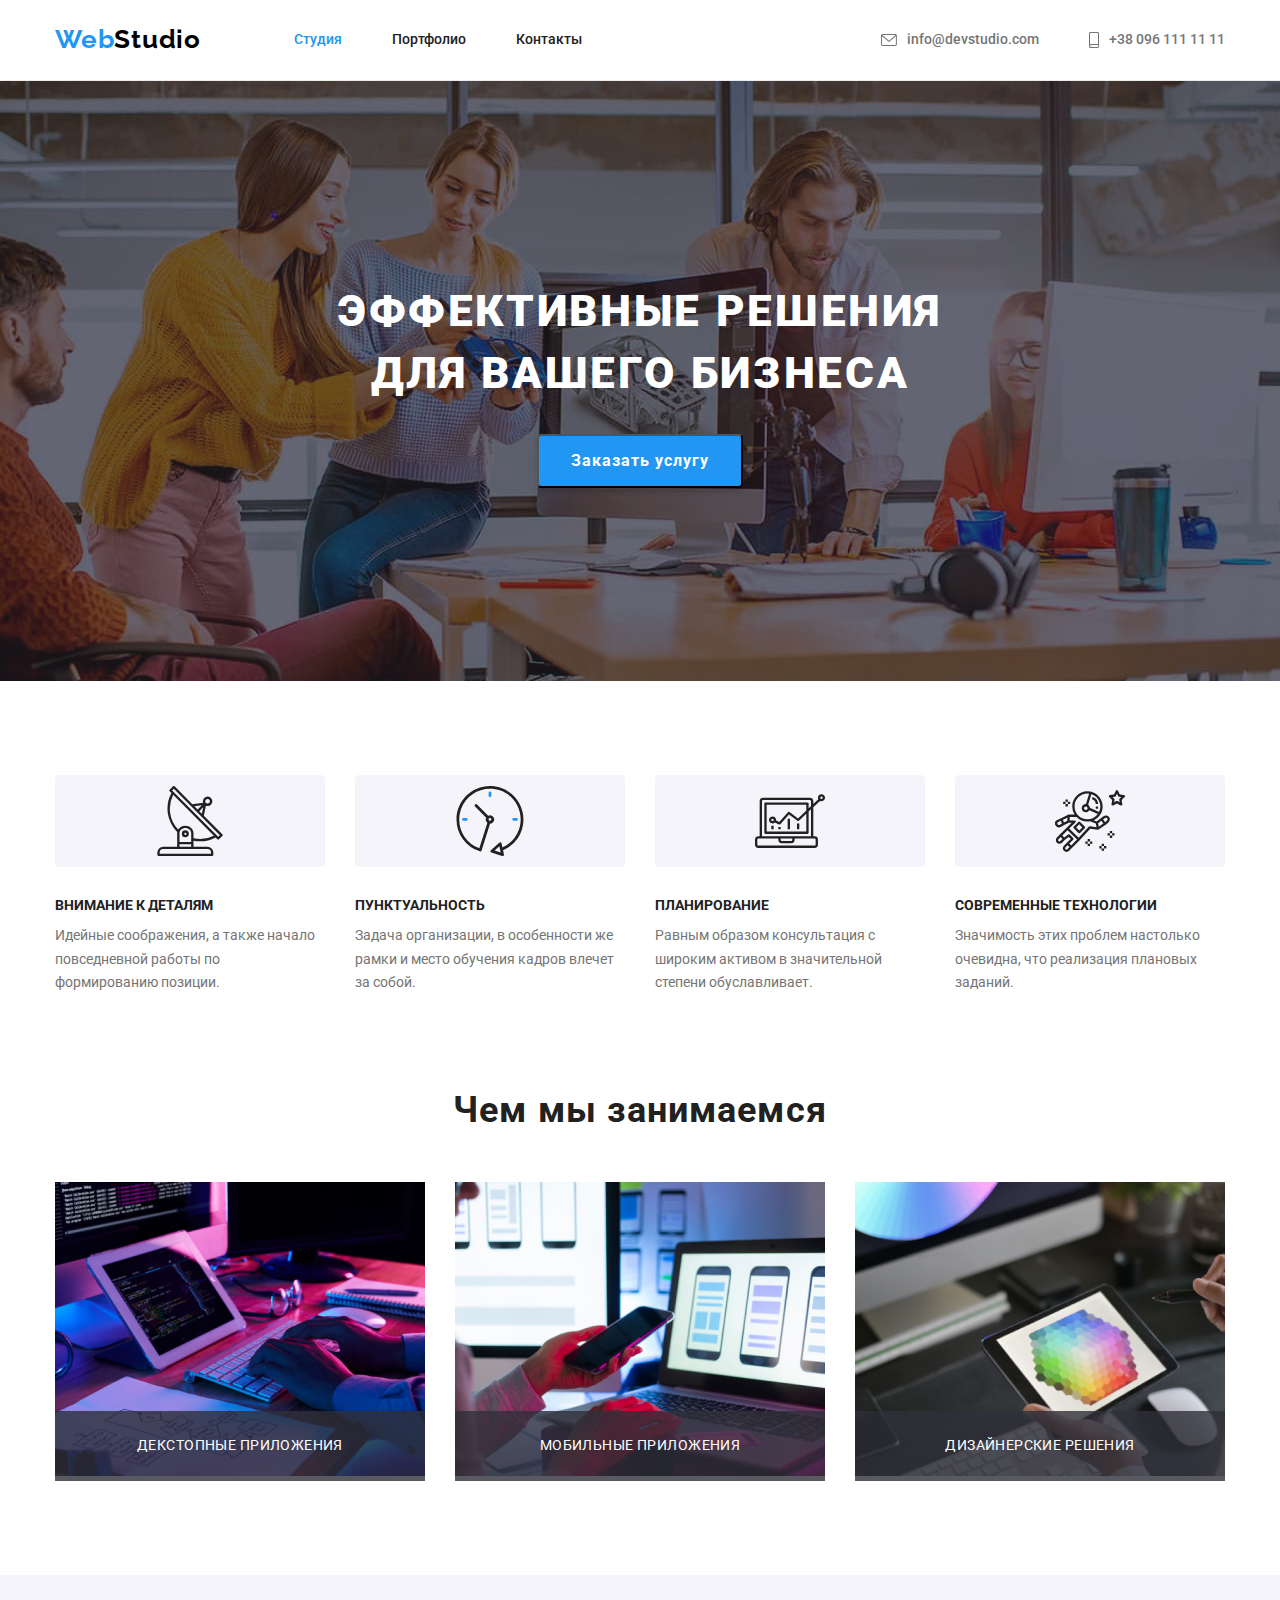
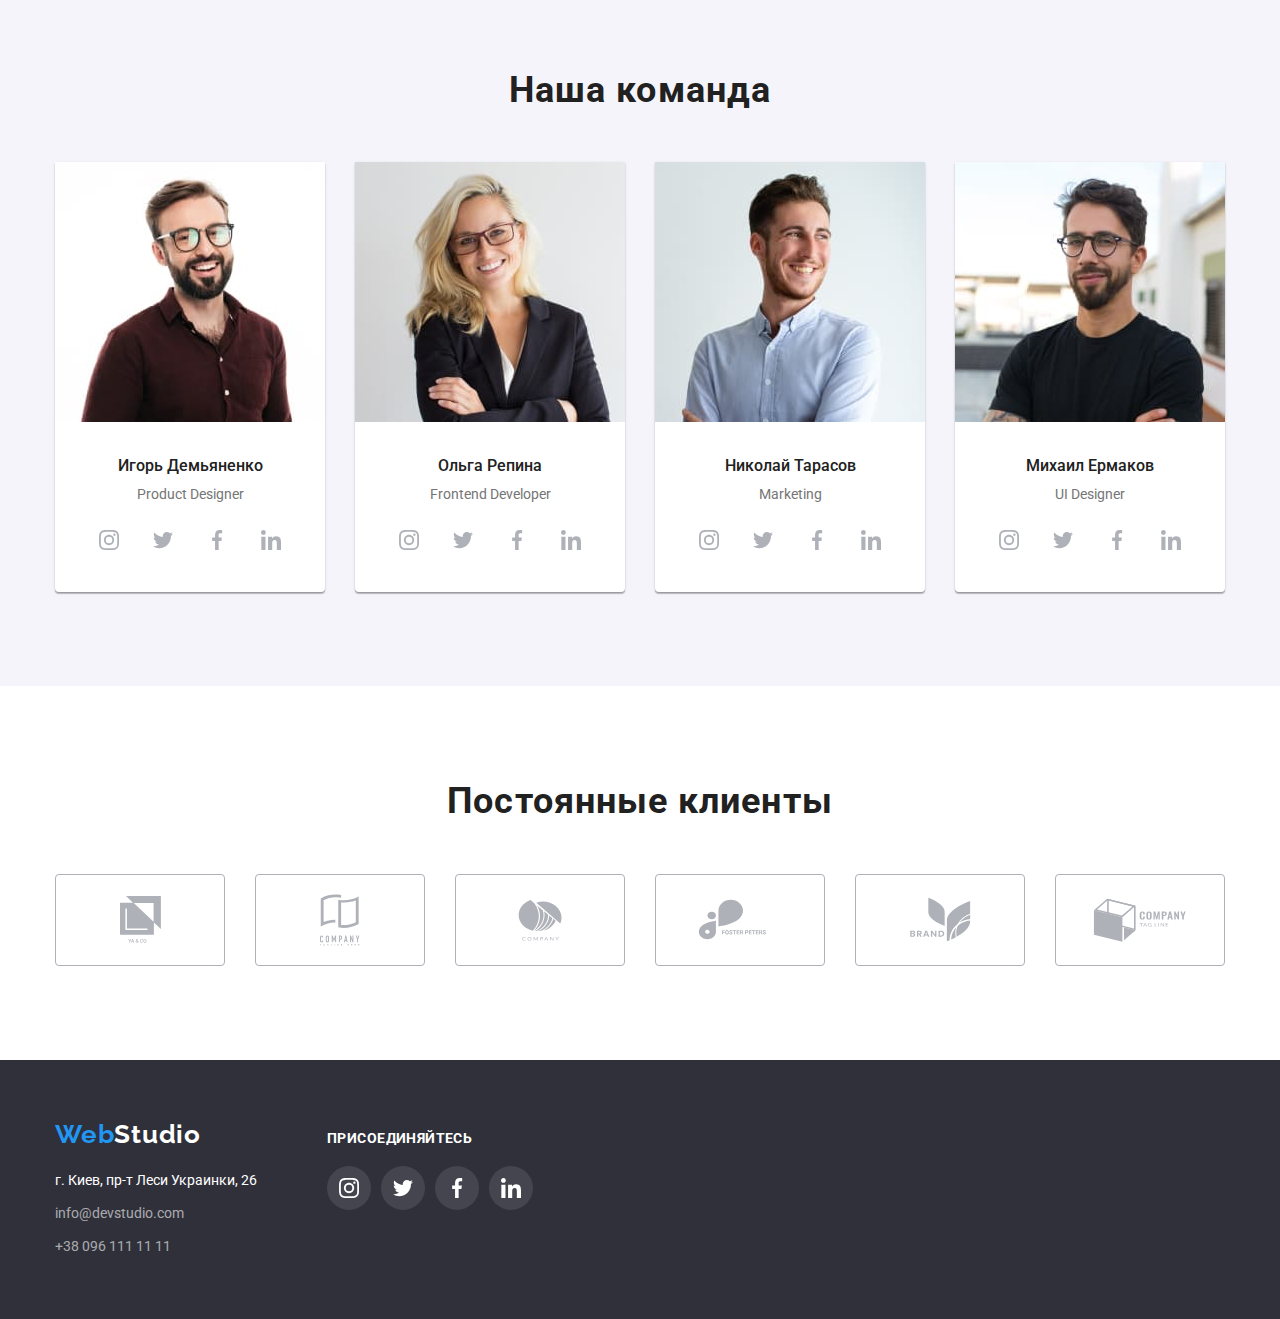
<file: index.html>
<!DOCTYPE html>
<html lang="en">

<head>
    <meta charset="UTF-8">
    <meta http-equiv="X-UA-Compatible" content="IE=edge">
    <meta name="viewport" content="width=he, initial-scale=1.0">
    <title>WebStudio</title>
    <link rel="preconnect" href="https://fonts.googleapis.com">
    <link rel="preconnect" href="https://fonts.gstatic.com" crossorigin>
    <link
        href="https://fonts.googleapis.com/css2?family=Raleway:wght@700&family=Roboto:wght@400;500;700;900&display=swap"
        rel="stylesheet">
        <link rel="stylesheet" href="https://cdnjs.cloudflare.com/ajax/libs/modern-normalize/1.1.0/modern-normalize.min.css">
    <link rel="stylesheet" href="./css/styles.css">
</head>

<body class="page">
        <!--site header-->
    <header class="page-header">
        <div class="container main-header">
            <nav class="nav-header">
                <a href="/" class="logo"> <span class="logo-web">Web</span>Studio </a>
                <ul class="site-nav list">
                    <li class="item"> <a href="./index.html" class="link current"> Студия</a> </li>
                    <li class="item"> <a href="./portfolio.html" class="link"> Портфолио</a> </li>
                    <li class="item"> <a href="" class="link"> Контакты</a> </li>
                </ul>
            </nav>
            <ul class="auth-nav list">
                <li class="item">              
                        <a href="mailto:info@devstudio.com" class="link"> 
                            <svg class="envelope" width="16" height="12">
                        <use href="./images/icons.svg#icon-envelope"></use>
                    </svg> info@devstudio.com </a> 
                </li>
               
                    <li class="item"><a href="tel:+380961111111" class="link"> <svg class="envelope" width="10" height="16">
                        <use href="./images/icons.svg#icon-smartphone"></use>
                    </svg> +38 096 111 11 11 </a> </li>
            </ul>
        </div>
    </header>
    <main>
        <!--effective solutions-->
        <section class="solution">
            <h1 class="title">Эффективные решения <br> для вашего бизнеса</h1>
            <button type="button" class="button-order" data-modal-open> Заказать услугу </button>
                </section>
        <!--main advantages-->
        <section class="main advantages">
            <div class="container">
                <h2 class="section-title">Главные преимущества</h2>
                <ul class="advant-list">
                    <li class="item">
                        <div class="thumb">
                        <svg class="picture antenna">
                            <use href="./images/icons.svg#icon-antenna"></use>
                        </svg>
                    </div>
                        <h3 class="title">Внимание к деталям</h3>
                        <p class="description">Идейные соображения, а также начало повседневной работы по формированию
                            позиции.</p>
                    </li>
                    <li class="item">
                        <div class="thumb">
                            <svg class="picture clock">
                                <use href="./images/icons.svg#icon-clock"></use>
                            </svg>
                        </div>
                        <h3 class="title">Пунктуальность</h3>
                        <p class="description">Задача организации, в особенности же рамки и место обучения кадров влечет
                            за
                            собой.</p>
                    </li>
                    <li class="item">
                        <div class="thumb">
                            <svg class="picture diagram">
                                <use href="./images/icons.svg#icon-diagram"></use>
                            </svg>
                        </div>
                        <h3 class="title">Планирование</h3>
                        <p class="description">Равным образом консультация с широким активом в значительной степени
                            обуславливает.</p>
                    </li>
                    <li class="item">
                        <div class="thumb">
                            <svg class="picture astronaut">
                                <use href="./images/icons.svg#icon-astronaut"></use>
                            </svg>
                        </div>
                        <h3 class="title">Современные технологии</h3>
                        <p class="description">Значимость этих проблем настолько очевидна, что реализация плановых
                            заданий.
                        </p>
                    </li>
                </ul>
            </div>
        </section>
        <!--our work-->
        <section class="job-section">
            <div class="container">
                <h2 class="job-title">Чем мы занимаемся</h2>
                <ul class="job-list">
                    <li class="job-item">
                        <img src="./images/img3.jpg" alt="разработка дизайна" width="370">                    
                        <p class="boxes-title"> ДЕКСТОПНЫЕ ПРИЛОЖЕНИЯ</p>                     
                    </li>
                    <li class="job-item">
                        <img src="./images/img4.jpg" alt="монитор с тестировкой дизайна" width="370">
                       <p class="boxes-title"> МОБИЛЬНЫЕ ПРИЛОЖЕНИЯ</p>                        
                    </li>
                    <li class="job-item"><img src="./images/img5.jpg" alt="окончательный результат на экране планшета"
                            width="370">
                           <p class="boxes-title"> ДИЗАЙНЕРСКИЕ РЕШЕНИЯ</p>
                        </li>
                </ul>
            </div>
        </section>
        <!--our team-->
        <section class="team-section">
            <div class="container">
                <h2 class="team-title">Наша команда</h2>
                <ul class="team-list">
                    <li class="item">
                        <img src="./images/demianenko.jpg" alt="Игорь Демьяненко" width="270" />
                        <div class="name-position">
                            <h3 class="name">Игорь Демьяненко</h3>
                        <p class="position">Product Designer</p>
                        <ul class="team-social list">
                            <li class="social-item">
                                <a href="" class="social-link">
                                    <svg class="social-icon" width="20" height="20"> 
                                        <use href="./images/icons.svg#icon-instagram"></use>
                                    </svg>
                                </a>
                            </li>
                            <li class="social-item">
                                <a href="" class="social-link">
                                    <svg class="social-icon" width="20" height="20"> 
                                        <use href="./images/icons.svg#icon-twitter"></use>
                                    </svg>
                                </a>
                            </li>
                            <li class="social-item">
                                <a href="" class="social-link">
                                    <svg class="social-icon" width="20" height="20"> 
                                        <use href="./images/icons.svg#icon-facebook"></use>
                                    </svg>
                                </a>
                            </li>
                            <li class="social-item">
                                <a href="" class="social-link">
                                    <svg class="social-icon" width="20" height="20"> 
                                        <use href="./images/icons.svg#icon-linkedin"></use>
                                    </svg>
                                </a>
                            </li>
                        </ul>
                    </div>
                    </li>
                    <li class="item">
                        <img src="./images/repina.jpg" alt="Ольга Репина" width="270" />
                        <div class="name-position">
                        <h3 class="name">Ольга Репина</h3>
                        <p class="position">Frontend Developer</p>
                        <ul class="team-social list">
                            <li class="social-item">
                                <a href="" class="social-link">
                                    <svg class="social-icon" width="20" height="20"> 
                                        <use href="./images/icons.svg#icon-instagram"></use>
                                    </svg>
                                </a>
                            </li>
                            <li class="social-item">
                                <a href="" class="social-link">
                                    <svg class="social-icon" width="20" height="20"> 
                                        <use href="./images/icons.svg#icon-twitter"></use>
                                    </svg>
                                </a>
                            </li>
                            <li class="social-item">
                                <a href="" class="social-link">
                                    <svg class="social-icon" width="20" height="20"> 
                                        <use href="./images/icons.svg#icon-facebook"></use>
                                    </svg>
                                </a>
                            </li>
                            <li class="social-item">
                                <a href="" class="social-link">
                                    <svg class="social-icon" width="20" height="20"> 
                                        <use href="./images/icons.svg#icon-linkedin"></use>
                                    </svg>
                                </a>
                            </li>
                        </ul>
                    </div>
                    </li>
                    <li class="item">
                        <img src="./images/tarasov.jpg" alt="Николай Тарасов" width="270" />
                        <div class="name-position">
                        <h3 class="name">Николай Тарасов</h3>
                        <p class="position">Marketing</p>
                        <ul class="team-social list">
                            <li class="social-item">
                                <a href="" class="social-link">
                                    <svg class="social-icon" width="20" height="20"> 
                                        <use href="./images/icons.svg#icon-instagram"></use>
                                    </svg>
                                </a>
                            </li>
                            <li class="social-item">
                                <a href="" class="social-link">
                                    <svg class="social-icon" width="20" height="20"> 
                                        <use href="./images/icons.svg#icon-twitter"></use>
                                    </svg>
                                </a>
                            </li>
                            <li class="social-item">
                                <a href="" class="social-link">
                                    <svg class="social-icon" width="20" height="20"> 
                                        <use href="./images/icons.svg#icon-facebook"></use>
                                    </svg>
                                </a>
                            </li>
                            <li class="social-item">
                                <a href="" class="social-link">
                                    <svg class="social-icon" width="20" height="20"> 
                                        <use href="./images/icons.svg#icon-linkedin"></use>
                                    </svg>
                                </a>
                            </li>
                        </ul>
                    </div>
                    </li>
                    <li class="item">
                        <img src="./images/ermakov.jpg" alt="Михаил Ермаков" width="270" />
                        <div class="name-position">
                        <h3 class="name">Михаил Ермаков</h3>
                        <p class="position">UI Designer</p>
                        <ul class="team-social list">
                            <li class="social-item">
                                <a href="" class="social-link">
                                    <svg class="social-icon" width="20" height="20"> 
                                        <use href="./images/icons.svg#icon-instagram"></use>
                                    </svg>
                                </a>
                            </li>
                            <li class="social-item">
                                <a href="" class="social-link">
                                    <svg class="social-icon" width="20" height="20"> 
                                        <use href="./images/icons.svg#icon-twitter"></use>
                                    </svg>
                                </a>
                            </li>
                            <li class="social-item">
                                <a href="" class="social-link">
                                    <svg class="social-icon" width="20" height="20"> 
                                        <use href="./images/icons.svg#icon-facebook"></use>
                                    </svg>
                                </a>
                            </li>
                            <li class="social-item">
                                <a href="" class="social-link">
                                    <svg class="social-icon" width="20" height="20"> 
                                        <use href="./images/icons.svg#icon-linkedin"></use>
                                    </svg>
                                </a>
                            </li>
                        </ul>
                    </div>
                    </li>
                </ul>
            </div>
        </section>
        <section class="client"> 
            <div class="container">
                <h2 class="client-title">Постоянные клиенты</h2>
                <ul class="client-list">
                    <li class="client-item">
                       <a href="" class="client-link">
                       <svg class="client-icon" width="41" height="47">
                            <use href="./images/icons.svg#icon-client1"></use>
                        </svg>
                        </a>
                    </li>
                    <li class="client-item">
                        <a href="" class="client-link">
                        <svg class="client-icon" width="40" height="52">
                             <use href="./images/icons.svg#icon-client2"></use>
                         </svg>
                         </a>
                     </li>
                     <li class="client-item">
                        <a href="" class="client-link">
                        <svg class="client-icon" width="44" height="42">
                             <use href="./images/icons.svg#icon-client3"></use>
                         </svg>
                         </a>
                     </li>
                     <li class="client-item">
                        <a href="" class="client-link">
                        <svg class="client-icon" width="85" height="41">
                             <use href="./images/icons.svg#icon-client4"></use>
                         </svg>
                         </a>
                     </li>
                     <li class="client-item">
                        <a href="" class="client-link">
                        <svg class="client-icon" width="63" height="45">
                             <use href="./images/icons.svg#icon-client5"></use>
                         </svg>
                         </a>
                     </li>
                     <li class="client-item">
                        <a href="" class="client-link">
                        <svg class="client-icon" width="94" height="44">
                             <use href="./images/icons.svg#icon-client6"></use>
                         </svg>
                         </a>
                     </li>
                </ul>

            </div>

        </section>
    </main>

    <!--footer-->
    <footer class="information">
                <div class="container footer-contacts">
                  <div> <a href="/" class="logo-footer"> Web<span class="logo-studio">Studio </span></a>
                            <address class="contacts">
                    <p class="address">г. Киев, пр-т Леси Украинки, 26</p>
                    <ul class="address-list">
                        <li class="mail-tel"> <a href="mailto:info@example.com" class="link"> info@devstudio.com </a> </li>
                        <li class="mail-tel"> <a href="tel:+380961111111" class="link"> +38 096 111 11 11 </a></li>
                    </ul>
                </address>  
             </div>         
        <div class="footer-social-main">
            <p class="invite">ПРИСОЕДИНЯЙТЕСЬ</a>
      
             <ul class="footer-social-list"> 
               <li class="footer-social-item">
                <a href="" class="footer-social-link">
                    <svg class="social-icon" width="20" height="20"> 
                        <use href="./images/icons.svg#icon-instagram"></use>
                    </svg>
                </a>
               </li>
               <li class="footer-social-item">
                <a href="" class="footer-social-link">
                    <svg class="social-icon" width="20" height="20"> 
                        <use href="./images/icons.svg#icon-twitter"></use>
                    </svg>
                </a>
            </li>
            <li class="footer-social-item">
                <a href="" class="footer-social-link">
                    <svg class="social-icon" width="20" height="20"> 
                        <use href="./images/icons.svg#icon-facebook"></use>
                    </svg>
                </a>
            </li>
            <li class="footer-social-item">
                <a href="" class="footer-social-link">
                    <svg class="social-icon" width="20" height="20"> 
                        <use href="./images/icons.svg#icon-linkedin"></use>
                    </svg>
                </a>
            </li>
            </ul>

        </div>        
    </footer>
    
    <div class="backdrop is-hidden" data-modal>
        <div class="modal">
<button type="button" class="modal-btn" data-modal-close>
    <svg class="modal-icon">
        <use href="./images/close.svg"></use>
    </svg>
</button>
        </div>
    </div> 
    
    <script src="./js/modal.js"></script>
</body>

</html>
</file>
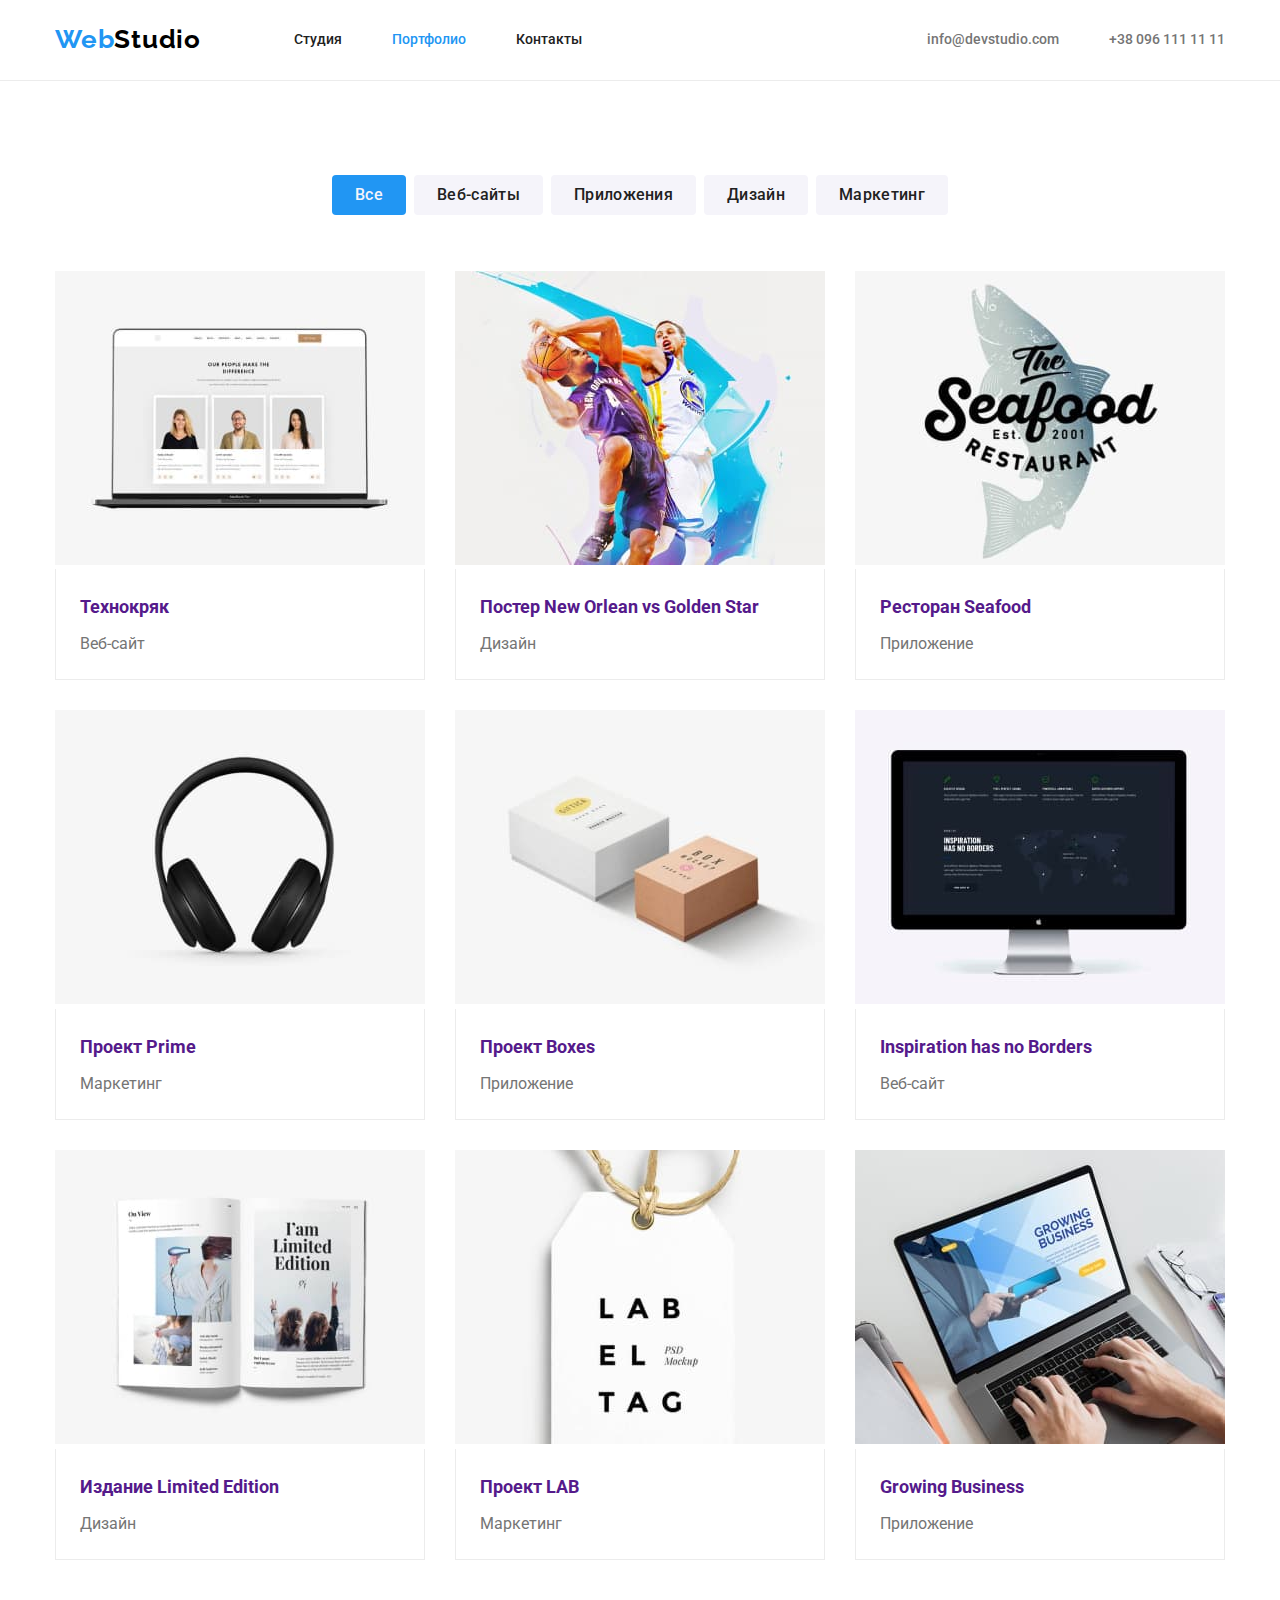
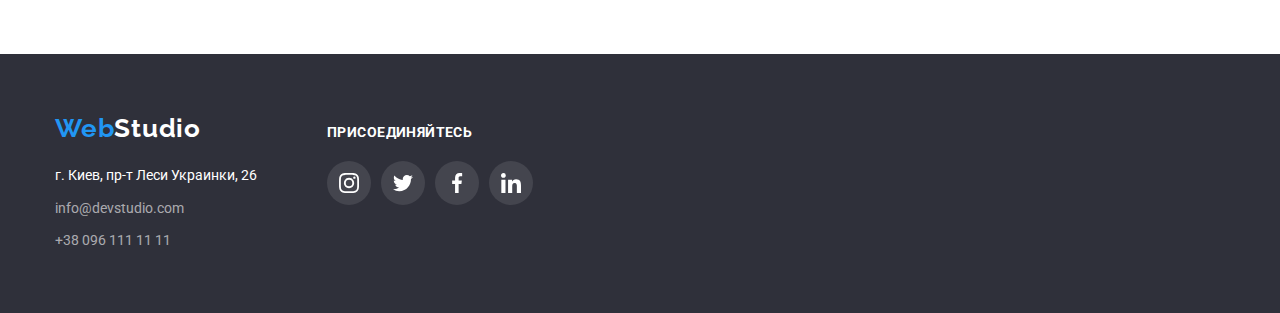
<file: portfolio.html>
<!DOCTYPE html>
<html lang="en">

<head>
    <meta charset="UTF-8">
    <meta http-equiv="X-UA-Compatible" content="IE=edge">
    <meta name="viewport" content="width=device-width, initial-scale=1.0">
    <title>Portfolio</title>
    <link
        href="https://fonts.googleapis.com/css2?family=Raleway:wght@700&family=Roboto:wght@400;500;700;900&display=swap"
        rel="stylesheet">
        <link rel="stylesheet" href="https://cdnjs.cloudflare.com/ajax/libs/modern-normalize/1.1.0/modern-normalize.min.css">
    <link rel="stylesheet" href="./css/styles.css">
</head>

<body>
    <!--site header-->
    <header class="page-header">
        <div class="container main-header">
            <nav class="nav-header">
                <a href="/" class="logo"> <span class="logo-web">Web</span>Studio </a>
                <ul class="site-nav list">
                    <li class="item"> <a href="./index.html" class="link "> Студия</a> </li>
                    <li class="item"> <a href="./portfolio.html" class="link current"> Портфолио</a> </li>
                    <li class="item"> <a href="" class="link"> Контакты</a> </li>
                </ul>
            </nav>
            <ul class="auth-nav list">
                <li class="item"> <a href="mailto:info@devstudio.com" class="link"> info@devstudio.com </a> </li>
                <li class="item"><a href="tel:+380961111111" class="link"> +38 096 111 11 11 </a> </li>
            </ul>
        </div>
    </header>

    <main>       
        <section class="our-works">
            <div class="container">
            <h1 class="name">наши работы</h1>
            <ul class="buttons-works list">
                <li class="btn"><button type="button" class="item first">Все</button></li>
                <li class="btn"><button type="button" class="item secondary">Веб-сайты</button></li>
                <li class="btn"><button type="button" class="item secondary">Приложения</button></li>
                <li class="btn"><button type="button" class="item secondary">Дизайн</button></li>
                <li class="btn"><button type="button" class="item secondary">Маркетинг</button></li>
            </ul>
                <ul class="works list">
                    <li class="item"> 
                       <a href="" class="work-link">
                           <img src="./images/technocryak.jpg" alt="фото на мониторе ноутбука" width="370">
                            <div class="form"> 
                            <h3 class="title">Технокряк</h3>
                        <p class="description">Веб-сайт</p>
                    </div>
                </a>
                    </li>
                    <li class="item">
                        <a href="" class="work-link"> <img src="./images/neworlean.jpg" alt="два баскетболиста" width="370">
                        <div class="form">  
                        <h3 class="title">Постер New Orlean vs Golden Star</h3>
                        <p class="description">Дизайн</p> 
                    </div>
                </a>
                    </li>
                    <li class="item"> 
                        <a href="" class="work-link"><img src="./images/seafood.jpg" alt="логотип ресторана" width="370">
                        <div class="form">  
                        <h3 class="title">Ресторан Seafood</h3>
                        <p class="description">Приложение</p>
                    </div>
                </a>
                    </li>
                    <li class="item">
                        <a href="" class="work-link"><img src="./images/prime.jpg" alt="наушники" width="370">
                        <div class="form">                        
                            <h3 class="title">Проект Prime</h3>
                        <p class="description">Маркетинг</p> 
                    </div>
                </a>
                    </li>
                    <li class="item"> 
                        <a href="" class="work-link"><img src="./images/boxes.jpg" alt="два коробка" width="370">
                        <div class="form">  
                        <h3 class="title">Проект Boxes</h3>
                        <p class="description">Приложение</p>
                    </div>
                </a>
                    </li>
                    <li class="item"> 
                        <a href="" class="work-link"><img src="./images/inspiration.jpg" alt="изображение сайта на мониторе"
                            width="370">
                            <div class="form">    
                            <h3 class="title">Inspiration has no Borders</h3>
                        <p class="description">Веб-сайт</p>
                    </div>
                </a>
                    </li>
                    <li class="item"> 
                        <a href="" class="work-link"><img src="./images/limited.jpg" alt="раскрытая книга" width="370">
                        <div class="form"> 
                        <h3 class="title">Издание Limited Edition</h3>
                        <p class="description">Дизайн</p>
                    </div>
                </a>
                    </li>
                    <li class="item"> 
                        <a href="" class="work-link"><img src="./images/lab.jpg" alt="бирка" width="370">
                        <div class="form">   
                        <h3 class="title">Проект LAB</h3>
                        <p class="description">Маркетинг</p>
                    </div>
                </a> 
                    </li>
                    <li class="item"> 
                        <a href="" class="work-link"><img src="./images/growing.jpg" alt="работа на ноутбуке" width="370">
                        <div class="form">  
                        <h3 class="title">Growing Business</h3>
                        <p class="description">Приложение</p>
                    </div>
                </a>
                    </li>
                </ul>
        </div>
        </section>
    </main>
    <!--footer-->
    <footer class="information">
        <div class="container footer-contacts">
                  <div> <a href="/" class="logo-footer"> Web<span class="logo-studio">Studio </span></a>
                            <address class="contacts">
                    <p class="address">г. Киев, пр-т Леси Украинки, 26</p>
                    <ul class="address-list">
                        <li class="mail-tel"> <a href="mailto:info@example.com" class="link"> info@devstudio.com </a> </li>
                        <li class="mail-tel"> <a href="tel:+380961111111" class="link"> +38 096 111 11 11 </a></li>
                    </ul>
                </address>  
             </div>         
        <div class="footer-social-main">
            <p class="invite">ПРИСОЕДИНЯЙТЕСЬ</a>
      
             <ul class="footer-social-list"> 
               <li class="footer-social-item">
                <a href="" class="footer-social-link">
                    <svg class="social-icon" width="20" height="20"> 
                        <use href="./images/icons.svg#icon-instagram"></use>
                    </svg>
                </a>
               </li>
               <li class="footer-social-item">
                <a href="" class="footer-social-link">
                    <svg class="social-icon" width="20" height="20"> 
                        <use href="./images/icons.svg#icon-twitter"></use>
                    </svg>
                </a>
            </li>
            <li class="footer-social-item">
                <a href="" class="footer-social-link">
                    <svg class="social-icon" width="20" height="20"> 
                        <use href="./images/icons.svg#icon-facebook"></use>
                    </svg>
                </a>
            </li>
            <li class="footer-social-item">
                <a href="" class="footer-social-link">
                    <svg class="social-icon" width="20" height="20"> 
                        <use href="./images/icons.svg#icon-linkedin"></use>
                    </svg>
                </a>
            </li>
            </ul>

        </div>        
    </footer>
</body>

</html>
</file>
<file: css/styles.css>
:root {
    --primary-text-color: #212121;
    --description-text-color: #757575;
    --main-title-color: #ffffff;
    --contact-text-color: rgba: (f,f,f, 0.6);
    --background-button-color: #2196F3;
--backgroud-color: #2F303A;
--button-work-color: #F5F4FA;
}

body {
    background-color: #fff;
    color: #212121;
    font-family: roboto, sans-serif;
}


p {
    margin-top: 0px;
    margin-bottom: 0px;
}

ul {
    list-style: none;   
    margin: 0px;
    padding: 0px;
}

.container {
    margin-left: auto;
    margin-right: auto;  
    width: 1200px;
    padding-left: 15px;
    padding-right: 15px;
}

  .page-header { 
      border-bottom: 1px solid #ECECEC;
}

.main-header {
    display: flex;
    align-items: center;
    }

.nav-header {
    display: flex;
   align-items: center;
   }

.site-nav {
    display: flex;
    margin: 0px;
    padding: 0px;    
 }
     
.site-nav .item + .item {
    margin-left: 50px;
}

.logo {
   margin-right: 93px;
    color: #000;
   font-family: Raleway, sans-serif; 
font-weight: bold;
font-size: 26px;
line-height: 1.2;
letter-spacing: 0.03em;
    text-decoration: none ;
}

.logo-web {
    color: #2196F3;
}

.site-nav .link {
    display: block;
   padding-top: 32px;
   padding-bottom: 32px;

    color: var(--primary-text-color);
font-weight: 500;
font-size: 14px;
line-height: 1.14;
text-decoration: none;
cursor: pointer;
} 

.site-nav .link:hover,
.site-nav .link:focus {
    color: #2196F3;
}

.link.current {
color: var(--background-button-color);
}

.auth-nav {
    display: flex;
    align-items: center;
    padding: 0px;
    margin: 0px;
    margin-left: auto;
    
}
.auth-nav .item + .item {
    margin-left: 50px;
}
.auth-nav .link {
     display: block;
     display: flex;
     align-items: center;
     padding-top: 32px;
     padding-bottom: 32px;
  
color: var(--description-text-color);
font-weight: 500;
font-size: 14px;
line-height: 1.14;
text-decoration: none;
}

.envelope {
    margin-right: 10px;
fill: currentColor
}

.envelope:hover,
.envelope:focus {
color: #2196F3;
} 

.auth-nav .link:hover, 
 .auth-nav .link:focus {
     color: #2196F3
}

.our-works .name {
    display: none;
}

/* solution */

.solution {    
    padding-top: 200px;
    padding-bottom: 200px;
    margin-left: auto;
    margin-right: auto;
    height: 600px;
    max-width: 1600px;  
    background-color: var(--backgroud-color);
    background-image: linear-gradient(to right, rgba(47, 48, 58, 0.4), rgba(47, 48, 58, 0.4)),
    url(../images/header.jpg);
    background-repeat: no-repeat;
     background-size: cover; 
       background-position: center;
    
    color: #fff;
    text-align: center;
}
 .solution .title {
  margin-top: 0px;
 
font-weight: 900;
font-size: 44px;
line-height: 1.4;
letter-spacing: 0.06em;
text-transform: uppercase;
}

.solution .button-order {  
  
    padding: 10px 32px;
    box-shadow: 0px 4px 4px rgba(0, 0, 0, 0.15);
border-radius: 4px;
   
    font-family: inherit;
background-color: var(--background-button-color);
color: var(--main-title-color);
font-weight: bold;
font-size: 16px;
line-height: 1.9;
letter-spacing: 0.06em;
text-align: center;
cursor: pointer;
}
 
.section-title {
    display: none;   
}

/* advantages */
 .main {
     padding-top: 94px;
 }

.advant-list {    
    display: flex;    
}

.advant-list .item {
width: 270px;
    margin-right: 30px;
}

.advant-list  .item:last-child {
margin-right: 0px;
}

.advant-list .title {
    color: var(--primary-text-color);
font-weight: bold;
font-size: 14px;
line-height: 1.2;
text-transform: uppercase;
margin-top: 0px;
margin-bottom: 10px;
}

.advant-list .description {
    color: var(--description-text-color);
font-weight: normal;
font-size: 14px;
line-height: 1.7;}

.thumb {
    display: flex;
    align-items: center;
    justify-content: center;
    margin: 0px;
    padding: 0px;
    margin-bottom: 30px;
    height: 92px;
    background: #F5F4FA;
border-radius: 4px;
}

.picture {
    width: 70px;
    height: 70px;
    fill: var(--primary-text-color);
}

.picture:hover {
    fill: #2196F3;
}

/* advantages */

.job-section {     
    padding-top:  94px;
    padding-bottom: 94px;
}

.job-item {
position: relative;
}



.boxes-title {
    display: flex;
   align-items: center;
   justify-content: center;
    position: absolute;
    bottom: 0%;
    width: 370px;
height: 70px;
background: rgba(47, 48, 58, 0.8);  
    font-family: Roboto;

font-size: 14px;
line-height: 1.2;
text-align: center;
letter-spacing: 0.03em;
text-transform: uppercase;

color: #FFFFFF;
}

.job-title { 
   
    margin: 0px;
    padding: 0px;
    margin-bottom: 50px;
    
font-weight: bold;
font-size: 36px;
line-height: 1.2;
text-align: center;
letter-spacing: 0.03em;
}

.job-list {
    display: flex;
}

.job-list .job-item:not(:last-child) {
    margin-right: 30px;
}

/* team */

.team-section {
        padding-top: 94px;
        padding-bottom: 94px;
        background: var(--button-work-color);
}

.team-title {
    margin: 0px;
    padding: 0px;
    margin-bottom: 50px;
    
font-weight: bold;
font-size: 36px;
line-height: 1.2;
text-align: center;
letter-spacing: 0.03em;
}

.team-list {
    display: flex;    
}

.team-list .item {
background-color: var(--main-title-color);
box-shadow: 0px 1px 3px rgba(0, 0, 0, 0.12), 0px 1px 1px rgba(0, 0, 0, 0.14), 0px 2px 1px rgba(0, 0, 0, 0.2);
border-radius: 0px 0px 4px 4px;

}

.team-list .item:not(:last-child) {
    margin-right: 30px;
}

.team-list .name {
    margin: 0px;
    padding: 0px;
    margin-bottom: 10px;
    color: var(--primary-text-color);
   font-weight: 500;
font-size: 16px;
line-height: 1.2;
}

.team-list .position {
    color: var(--description-text-color);
font-weight: normal;
font-size: 14px;
line-height: 1.2;
margin-bottom: 16px;
}

.name-position {
    margin: 0px;
    padding: 0px;
    padding-top: 30px;
    padding-bottom: 30px;
    text-align: center;
}

.team-social {
    display: flex;
    justify-content: center;
}
 .social-item+.social-item {
     margin-left: 10px;
 }
.social-link {
    width: 44px;
    height: 44px;
    border-radius: 50%;
    background-color: #ffffff;
    display: flex;
    align-items: center;
    justify-content: center;
    fill: #AFB1B8;
    color: #ffffff;
}

.social-link:hover,
.social-link:focus {
    background-color: var(--background-button-color);
    fill: currentColor;
}

/* Our clients */

.client {
    padding-top: 94px;
        padding-bottom: 94px;
        background: var(--main-title-color);
}
 
.client-title {
    margin: 0px;
    padding: 0px;
    margin-bottom: 50px;
    
font-weight: bold;
font-size: 36px;
line-height: 1.2;
text-align: center;
letter-spacing: 0.03em;
}

 .client-list { 
    display: flex;
}

.client-link {
     width: 170px;
     height: 92px; 
    display: flex;
 align-items: center;
    justify-content: center;
    background-color: var(--main-title-color);
    border: solid 1px #AFB1B8;
    box-sizing: border-box;
    border-radius: 4px;
    fill: #AFB1B8;
    color: #ffffff;   
  
}

.client-link:hover,
.client-link:focus {
    border: solid 1px var(--background-button-color);
    
    fill: var(--background-button-color);
}


.client-item:not(:last-child) {
    margin-right: 30px;
}
 


/* Portfolio */


.our-works {
    
    padding-top: 94px; 
     padding-bottom: 94px;   
     
}

.buttons-works  {
    margin: 0px;
    padding: 0px;
    margin-bottom: 56px;
    display: flex;
    flex-wrap: wrap;
    justify-content: center;
}

.buttons-works .btn:not(:last-child) {
    margin-right: 8px;
} 

.btn:hover {
    box-shadow: 0px 3px 1px rgba(0, 0, 0, 0.1), 0px 1px 2px rgba(0, 0, 0, 0.08), 0px 2px 2px rgba(0, 0, 0, 0.12);
border-radius: 4px;
}

.buttons-works .item {
    min-width: 73px;
    padding: 6px 22px;
    border-radius: 4px;
    border: 1px solid transparent;
        font-family: inherit;    
    background-color: var(--button-work-color);
        color: var(--primary-text-color);
        font-weight: 500;
font-size: 16px;
line-height: 1.6;
letter-spacing: 0.02em;
cursor: pointer;
text-align: center;
}

.buttons-works .first {
    background-color: var(--background-button-color);
    color: var(--button-work-color);
}

.our-works .buttons-works .item:hover,
.our-works .buttons-works .item:focus {
    background-color: var(--background-button-color);
    color: var(--main-title-color);
    box-shadow: 0px 3px 1px rgba(0, 0, 0, 0.1), 0px 1px 2px rgba(0, 0, 0, 0.08), 0px 2px 2px rgba(0, 0, 0, 0.12);
}

.works {    
    margin: 0px;
    padding: 0px;
    margin-bottom: 114 px;
    display: flex;
    flex-wrap: wrap;
}

.form {
    padding: 20px 24px;
    border-right: 1px solid #ECECEC;
    border-bottom: 1px solid #ECECEC;
    border-left: 1px solid #ECECEC;
}

.works .title {
    display: block;
    margin: 0px;
    padding: 0px;
    margin-bottom: 4px;
   font-weight: bold;
font-size: 18px;
line-height: 2;
}

.works .item {
    margin: 0px;
    padding: 0px;

    max-width: 370px;
    margin-right: 30px;

}

.works .item:nth-child(3n) {
    margin-right: 0px;
}

.works .item:nth-child(-n+6) {
    margin-bottom: 30px;
} 

.works .description {
    color: var(--description-text-color);
    font-weight: normal;
font-size: 16px;
line-height: 1.9;
}

.work-link {
    display: block;
    text-decoration: none;
}

.work-link:hover {

box-shadow: 0px 1px 1px rgba(0, 0, 0, 0.12), 0px 4px 4px rgba(0, 0, 0, 0.06), 1px 4px 6px rgba(0, 0, 0, 0.16);
}

/* footer */   

 .information {   
padding: 60px 0px;
background-color: var(--backgroud-color);
}

.footer-contacts {
    display: flex;
    align-items: baseline;
}

.logo-footer {    
    display: block;
    margin-bottom: 20px;
    color: #2196F3;
font-family: Raleway, sans-serif; 
font-weight: bold;
font-size: 26px;
line-height: 1,2;
letter-spacing: 0.03em;
    text-decoration: none ;
}

.logo-studio {
    color: var(--main-title-color);
}

.address {
    margin-bottom: 9px;
}

 .address-list .link {
     display: block;
     margin: 0px;
     padding: 0px;
 }
 
 .address-list .mail-tel:not(:last-child) {
     margin-bottom: 9px;
 }

.contacts .list  {
    padding-top: 0px;
}
.contacts .address {    
  font-style: normal;
  color: var(--main-title-color); 
  font-weight: normal;
font-size: 14px;
line-height: 1.7;
}

.contacts .link {
   
  font-style: normal;
  color: rgba(255, 255, 255, 0.6); 
  font-weight: normal;
font-size: 14px;
line-height: 1.7;
text-decoration: none;
} 

  .address-list .link:hover,
.address-list .link:focus {
   color: var(--main-title-color); 
}

.footer-social-list {
    display: flex;
}

.footer-social-main {
    margin-left: 70px;
    }

.invite {
    display: block;
    margin-bottom: 20px;
    color: #ffffff;
    font-family: Roboto;
font-style: normal;
font-weight: bold;
font-size: 14px;
line-height: 1.14;
letter-spacing: 0.03em;
text-decoration: none;
text-transform: uppercase;
}


.footer-social-item:not(:last-child) {
   margin-right: 10px;
}

.footer-social-link {
width: 44px;
height: 44px;
border-radius: 50%;
background-color: rgba(255, 255, 255, 0.1);
display: flex;
align-items: center;
justify-content: center;
fill: #ffffff;
color: #ffffff;
}



.footer-social-link:hover,
.footer-social-link:focus {
background-color: var(--background-button-color);
fill: currentColor;
}

.backdrop {
    position: fixed;
    top: 0;
   
    width: 100vw;
    height: 100vh;
    background-color: rgba(0, 0, 0, 0.2);
   }

.backdrop.is-hidden { 
    opacity: 0;
    pointer-events: none;

}

.modal {
    position: absolute;
    top: 50;
    left: 50;
    transform:translate(-50%, -50%);
    width: 528px;
    height: 581px;
    background-color: #FFFFFF;

}

.modal-icon {
    position: fixed;
    top: 0;
    right: 0;
    width: 8px;
    height: 8px;
}
</file>
